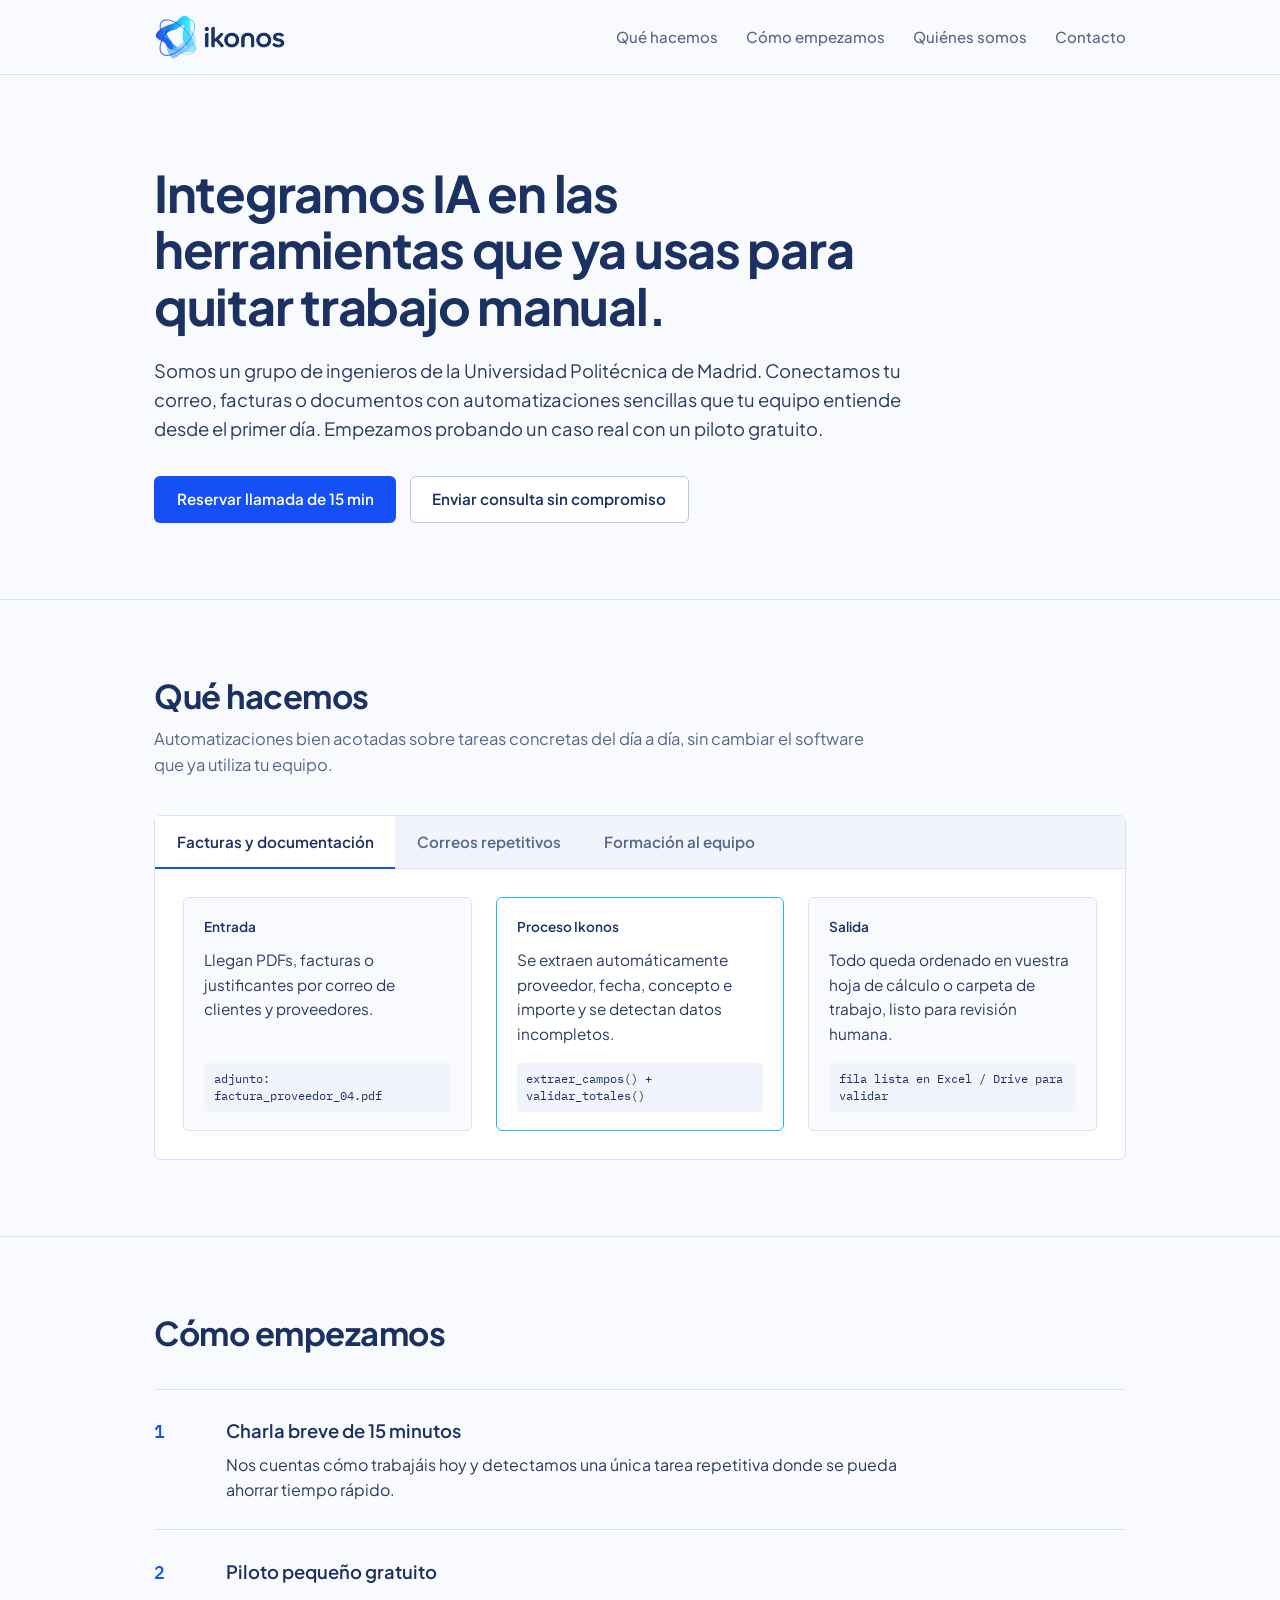
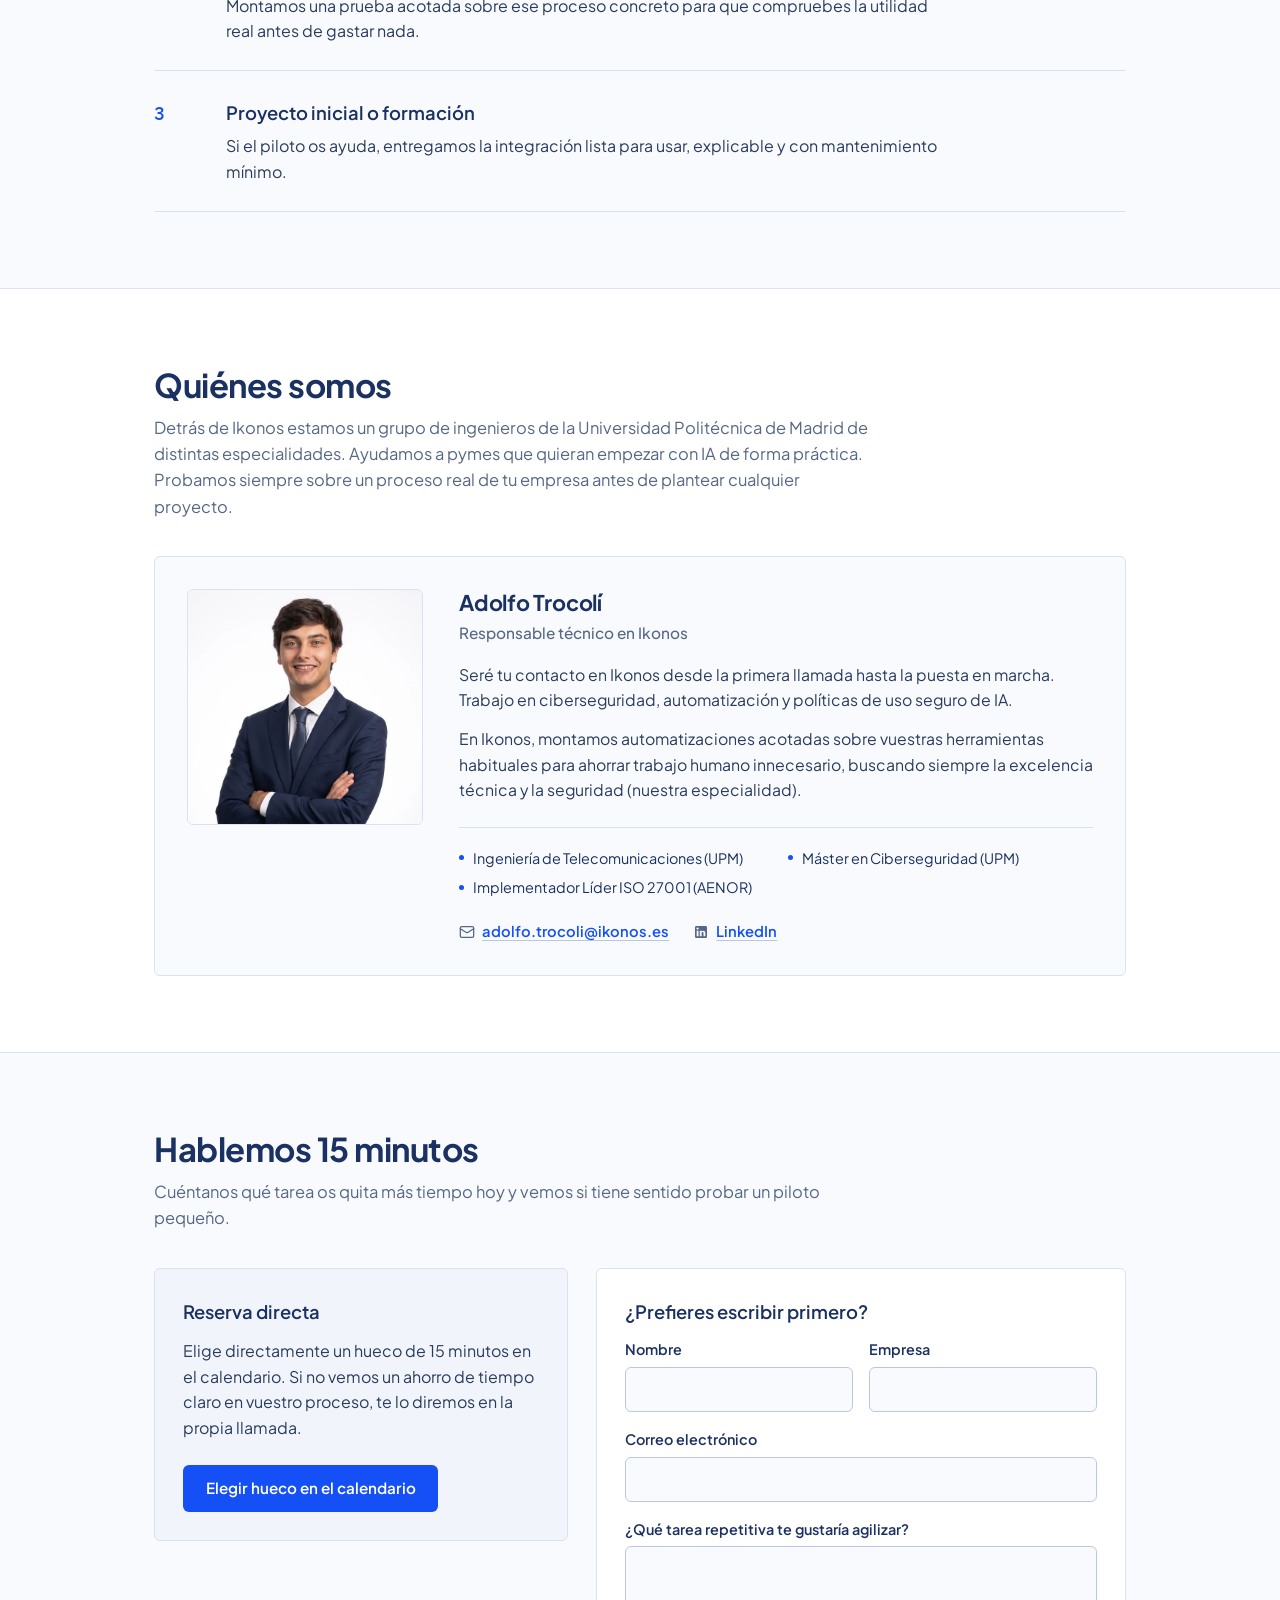
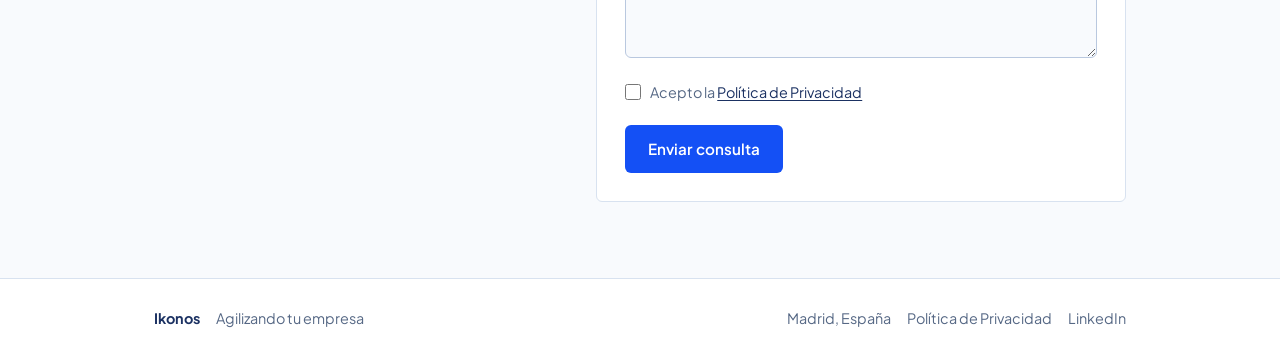
<file: index.html>
<!DOCTYPE html>
<html lang="es">
<head>
  <meta charset="UTF-8">
  <meta name="viewport" content="width=device-width, initial-scale=1.0">
  <title>Ikonos - Automatizaciones/IA</title>
  <meta name="description" content="Integramos IA en el correo, documentos y gestión diaria de tu pyme. Empieza con un piloto pequeño gratuito antes de comprometer presupuesto.">
  <meta name="theme-color" content="#1B3162">

  <meta property="og:title" content="Ikonos - Automatizaciones/IA">
  <meta property="og:description" content="Integramos IA en el correo, documentos y gestión diaria de tu pyme. Empieza con un piloto pequeño gratuito antes de comprometer presupuesto.">
  <meta property="og:type" content="website">
  <meta property="og:url" content="https://ikonos.es/">

  <link rel="icon" href="assets/favicon.ico" sizes="any">
  <link rel="icon" href="assets/favicon.png" type="image/png">
  <link rel="apple-touch-icon" href="assets/apple-touch-icon.png">

  <link rel="preconnect" href="https://fonts.googleapis.com">
  <link rel="preconnect" href="https://fonts.gstatic.com" crossorigin>
  <link href="https://fonts.googleapis.com/css2?family=IBM+Plex+Mono:wght@400;500&family=Plus+Jakarta+Sans:wght@400;500;600;700&display=swap" rel="stylesheet">
  <link rel="stylesheet" href="styles.css">
</head>
<body>
  <a class="skip-link" href="#contenido">Ir al contenido principal</a>

  <header class="site-header">
    <div class="container header-inner">
      <a class="brand" href="#top" aria-label="Ikonos, inicio">
        <picture>
          <source srcset="assets/ikonos-logo.webp" type="image/webp">
          <img src="assets/ikonos-logo.png" alt="Ikonos" width="144" height="47">
        </picture>
      </a>
      <nav class="site-nav" aria-label="Navegación principal">
        <a href="#que-hacemos">Qué hacemos</a>
        <a href="#como-empezamos">Cómo empezamos</a>
        <a href="#quienes-somos">Quiénes somos</a>
        <a href="#contacto">Contacto</a>
      </nav>
    </div>
  </header>

  <main id="contenido">
    <section class="hero" id="top">
      <div class="container">
        <div class="hero-copy">
          <h1>Integramos IA en las herramientas que ya usas para quitar trabajo manual.</h1>
          <p class="hero-lead">
            Somos un grupo de ingenieros de la Universidad Politécnica de Madrid. Conectamos tu correo, facturas o documentos con automatizaciones sencillas que tu equipo entiende desde el primer día. Empezamos probando un caso real con un piloto gratuito.
          </p>
          <div class="hero-actions">
            <a class="btn btn-primary" href="https://calendar.app.google/aPemA1wRVmJKRHiK9" target="_blank" rel="noopener noreferrer">
              Reservar llamada de 15 min
            </a>
            <a class="btn btn-secondary" href="#contacto">
              Enviar consulta sin compromiso
            </a>
          </div>
        </div>
      </div>
    </section>

    <section class="section" id="que-hacemos" aria-labelledby="titulo-que-hacemos">
      <div class="container">
        <div class="section-head">
          <h2 id="titulo-que-hacemos">Qué hacemos</h2>
          <p class="section-intro">
            Automatizaciones bien acotadas sobre tareas concretas del día a día, sin cambiar el software que ya utiliza tu equipo.
          </p>
        </div>

        <div class="flow-workbench">
          <div class="flow-tabs" role="tablist" aria-label="Casos de uso habituales">
            <button class="flow-tab" type="button" role="tab" id="tab-facturas" aria-selected="true" aria-controls="panel-facturas" data-tab="facturas">
              Facturas y documentación
            </button>
            <button class="flow-tab" type="button" role="tab" id="tab-correos" aria-selected="false" aria-controls="panel-correos" data-tab="correos" tabindex="-1">
              Correos repetitivos
            </button>
            <button class="flow-tab" type="button" role="tab" id="tab-formacion" aria-selected="false" aria-controls="panel-formacion" data-tab="formacion" tabindex="-1">
              Formación al equipo
            </button>
          </div>

          <div class="flow-panel" role="tabpanel" id="panel-facturas" aria-labelledby="tab-facturas">
            <div class="flow-grid">
              <div class="flow-stage">
                <span class="stage-index">Entrada</span>
                <p>Llegan PDFs, facturas o justificantes por correo de clientes y proveedores.</p>
                <code class="stage-sample">adjunto: factura_proveedor_04.pdf</code>
              </div>
              <div class="flow-stage flow-stage-core">
                <span class="stage-index">Proceso Ikonos</span>
                <p>Se extraen automáticamente proveedor, fecha, concepto e importe y se detectan datos incompletos.</p>
                <code class="stage-sample">extraer_campos() + validar_totales()</code>
              </div>
              <div class="flow-stage">
                <span class="stage-index">Salida</span>
                <p>Todo queda ordenado en vuestra hoja de cálculo o carpeta de trabajo, listo para revisión humana.</p>
                <code class="stage-sample">fila lista en Excel / Drive para validar</code>
              </div>
            </div>
          </div>

          <div class="flow-panel" role="tabpanel" id="panel-correos" aria-labelledby="tab-correos" hidden>
            <div class="flow-grid">
              <div class="flow-stage">
                <span class="stage-index">Entrada</span>
                <p>Entran mensajes habituales de clientes pidiendo citas, estado de trámites o información básica.</p>
                <code class="stage-sample">asunto: documentación pendiente Q1</code>
              </div>
              <div class="flow-stage flow-stage-core">
                <span class="stage-index">Proceso Ikonos</span>
                <p>Se clasifican por tipo y se prepara un borrador de respuesta usando vuestra documentación interna.</p>
                <code class="stage-sample">clasificar_tema() + redactar_borrador()</code>
              </div>
              <div class="flow-stage">
                <span class="stage-index">Salida</span>
                <p>El equipo revisa y envía en segundos en lugar de redactar cada correo desde cero.</p>
                <code class="stage-sample">borrador en tu bandeja listo para revisar</code>
              </div>
            </div>
          </div>

          <div class="flow-panel" role="tabpanel" id="panel-formacion" aria-labelledby="tab-formacion" hidden>
            <div class="flow-grid">
              <div class="flow-stage">
                <span class="stage-index">Entrada</span>
                <p>El equipo quiere usar herramientas de IA en su trabajo diario pero no sabe por dónde empezar con seguridad.</p>
                <code class="stage-sample">tareas reales de vuestro equipo</code>
              </div>
              <div class="flow-stage flow-stage-core">
                <span class="stage-index">Proceso Ikonos</span>
                <p>Sesiones prácticas centradas únicamente en vuestros casos reales, documentos y flujos habituales.</p>
                <code class="stage-sample">taller práctico sobre vuestro día a día</code>
              </div>
              <div class="flow-stage">
                <span class="stage-index">Salida</span>
                <p>Autonomía real para aprovechar la herramienta en el día a día sin depender siempre de terceros.</p>
                <code class="stage-sample">guía interna y criterios claros de uso</code>
              </div>
            </div>
          </div>
        </div>
      </div>
    </section>

    <section class="section" id="como-empezamos" aria-labelledby="titulo-como-empezamos">
      <div class="container">
        <div class="section-head">
          <h2 id="titulo-como-empezamos">Cómo empezamos</h2>
        </div>

        <ol class="steps-list">
          <li class="step-item">
            <span class="step-num" aria-hidden="true">1</span>
            <div class="step-body">
              <h3>Charla breve de 15 minutos</h3>
              <p>Nos cuentas cómo trabajáis hoy y detectamos una única tarea repetitiva donde se pueda ahorrar tiempo rápido.</p>
            </div>
          </li>
          <li class="step-item">
            <span class="step-num" aria-hidden="true">2</span>
            <div class="step-body">
              <h3>Piloto pequeño gratuito</h3>
              <p>Montamos una prueba acotada sobre ese proceso concreto para que compruebes la utilidad real antes de gastar nada.</p>
            </div>
          </li>
          <li class="step-item">
            <span class="step-num" aria-hidden="true">3</span>
            <div class="step-body">
              <h3>Proyecto inicial o formación</h3>
              <p>Si el piloto os ayuda, entregamos la integración lista para usar, explicable y con mantenimiento mínimo.</p>
            </div>
          </li>
        </ol>
      </div>
    </section>

    <section class="section section-about" id="quienes-somos" aria-labelledby="titulo-quienes-somos">
      <div class="container">
        <div class="section-head">
          <h2 id="titulo-quienes-somos">Quiénes somos</h2>
          <p class="section-intro">
            Detrás de Ikonos estamos un grupo de ingenieros de la Universidad Politécnica de Madrid de distintas especialidades. Ayudamos a pymes que quieran empezar con IA de forma práctica. Probamos siempre sobre un proceso real de tu empresa antes de plantear cualquier proyecto.
          </p>
        </div>

        <article class="founder-card">
          <div class="founder-media">
            <picture>
              <source srcset="assets/adolfo-trocoli.webp" type="image/webp">
              <img src="assets/adolfo-trocoli.jpg" alt="Adolfo Trocolí, responsable técnico en Ikonos" width="640" height="640" loading="lazy" decoding="async">
            </picture>
          </div>

          <div class="founder-content">
            <div class="founder-header">
              <h3>Adolfo Trocolí</h3>
              <p class="founder-role">Responsable técnico en Ikonos</p>
            </div>

            <div class="founder-bio">
              <p>
                Seré tu contacto en Ikonos desde la primera llamada hasta la puesta en marcha. Trabajo en ciberseguridad, automatización y políticas de uso seguro de IA.
              </p>
              <p>
                En Ikonos, montamos automatizaciones acotadas sobre vuestras herramientas habituales para ahorrar trabajo humano innecesario, buscando siempre la excelencia técnica y la seguridad (nuestra especialidad).
              </p>
            </div>

            <ul class="founder-credentials" aria-label="Formación y certificaciones">
              <li>Ingeniería de Telecomunicaciones (UPM)</li>
              <li>Máster en Ciberseguridad (UPM)</li>
              <li>Implementador Líder ISO 27001 (AENOR)</li>
            </ul>

            <div class="founder-links">
              <a class="founder-link" href="mailto:adolfo.trocoli@ikonos.es">
                <svg class="founder-link-icon" viewBox="0 0 24 24" width="16" height="16" fill="none" stroke="currentColor" stroke-width="1.9" stroke-linecap="round" stroke-linejoin="round" aria-hidden="true">
                  <rect x="2" y="4" width="20" height="16" rx="2"></rect>
                  <path d="m22 7-8.97 5.7a1.94 1.94 0 0 1-2.06 0L2 7"></path>
                </svg>
                <span>adolfo.trocoli@ikonos.es</span>
              </a>
              <a class="founder-link" href="https://www.linkedin.com/in/adolfo-trocol%C3%AD-naranjo-a07250224" target="_blank" rel="noopener noreferrer" aria-label="Perfil de LinkedIn de Adolfo Trocolí">
                <svg class="founder-link-icon" viewBox="0 0 24 24" width="16" height="16" fill="currentColor" aria-hidden="true">
                  <path d="M19 3a2 2 0 0 1 2 2v14a2 2 0 0 1-2 2H5a2 2 0 0 1-2-2V5a2 2 0 0 1 2-2h14m-.5 15.5v-5.3a3.26 3.26 0 0 0-3.26-3.26c-.85 0-1.84.52-2.28 1.3v-1.11h-2.79v8.37h2.79v-4.93c0-.77.62-1.4 1.39-1.4a1.4 1.4 0 0 1 1.4 1.4v4.93h2.75M6.88 8.56a1.68 1.68 0 0 0 1.68-1.68c0-.93-.75-1.69-1.68-1.69a1.69 1.69 0 0 0-1.69 1.69c0 .93.76 1.68 1.69 1.68m1.39 9.94v-8.37H5.5v8.37h2.77Z"></path>
                </svg>
                <span>LinkedIn</span>
              </a>
            </div>
          </div>
        </article>
      </div>
    </section>

    <section class="section section-contact" id="contacto" aria-labelledby="titulo-contacto">
      <div class="container">
        <div class="section-head">
          <h2 id="titulo-contacto">Hablemos 15 minutos</h2>
          <p class="section-intro">
            Cuéntanos qué tarea os quita más tiempo hoy y vemos si tiene sentido probar un piloto pequeño.
          </p>
        </div>

        <div class="contact-grid">
          <div class="contact-calendar">
            <h3>Reserva directa</h3>
            <p>
              Elige directamente un hueco de 15 minutos en el calendario. Si no vemos un ahorro de tiempo claro en vuestro proceso, te lo diremos en la propia llamada.
            </p>
            <a class="btn btn-primary" href="https://calendar.app.google/aPemA1wRVmJKRHiK9" target="_blank" rel="noopener noreferrer">
              Elegir hueco en el calendario
            </a>
          </div>

          <form class="contact-form" id="contact-form" novalidate>
            <h3>¿Prefieres escribir primero?</h3>

            <div class="form-row">
              <div class="field">
                <label for="nombre">Nombre</label>
                <input id="nombre" name="nombre" type="text" autocomplete="name" required>
              </div>
              <div class="field">
                <label for="empresa">Empresa</label>
                <input id="empresa" name="empresa" type="text" autocomplete="organization">
              </div>
            </div>

            <div class="field">
              <label for="email">Correo electrónico</label>
              <input id="email" name="email" type="email" autocomplete="email" required>
            </div>

            <div class="field">
              <label for="mensaje">¿Qué tarea repetitiva te gustaría agilizar?</label>
              <textarea id="mensaje" name="mensaje" rows="4" required></textarea>
            </div>

            <!-- Campo honeypot oculto para filtrar envíos automáticos -->
            <div class="hp-field" aria-hidden="true">
              <label for="website">Sitio web</label>
              <input id="website" name="website" type="text" tabindex="-1" autocomplete="off">
            </div>

            <div class="field-consent">
              <label class="consent-label" for="privacidad">
                <input id="privacidad" name="privacidad" type="checkbox" required>
                <span>Acepto la <a href="privacidad.html" target="_blank" rel="noopener noreferrer">Política de Privacidad</a></span>
              </label>
            </div>

            <div class="form-footer">
              <button class="btn btn-primary" type="submit" id="submit-btn">Enviar consulta</button>
            </div>

            <p class="form-status" id="form-status" role="status" aria-live="polite"></p>
          </form>
        </div>
      </div>
    </section>
  </main>

  <footer class="site-footer">
    <div class="container footer-inner">
      <div class="footer-brand">
        <span class="footer-name">Ikonos</span>
        <span>Agilizando tu empresa</span>
      </div>
      <div class="footer-meta">
        <span>Madrid, España</span>
        <a class="footer-link" href="privacidad.html">Política de Privacidad</a>
        <a class="footer-link" href="https://www.linkedin.com/in/adolfo-trocol%C3%AD-naranjo-a07250224" target="_blank" rel="noopener noreferrer">LinkedIn</a>
      </div>
    </div>
  </footer>

  <script src="app.js" defer></script>
</body>
</html>
</file>
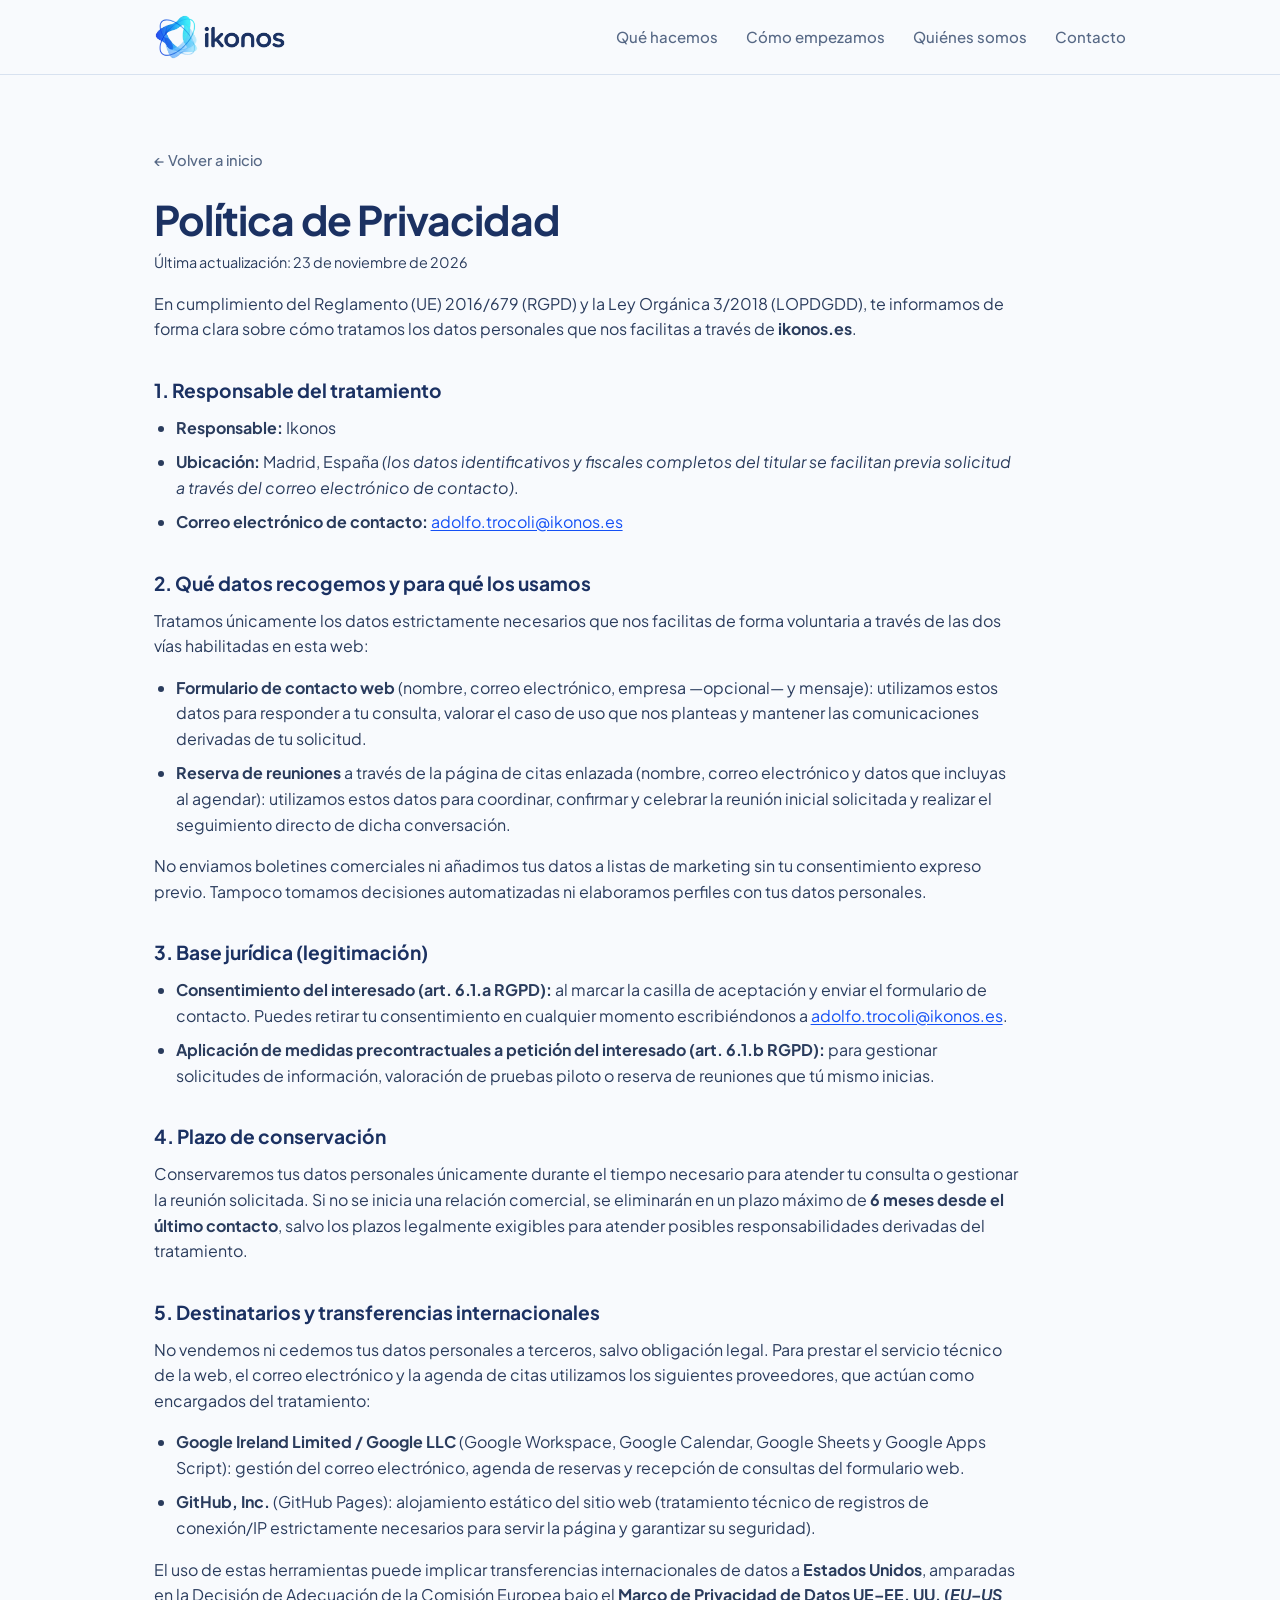
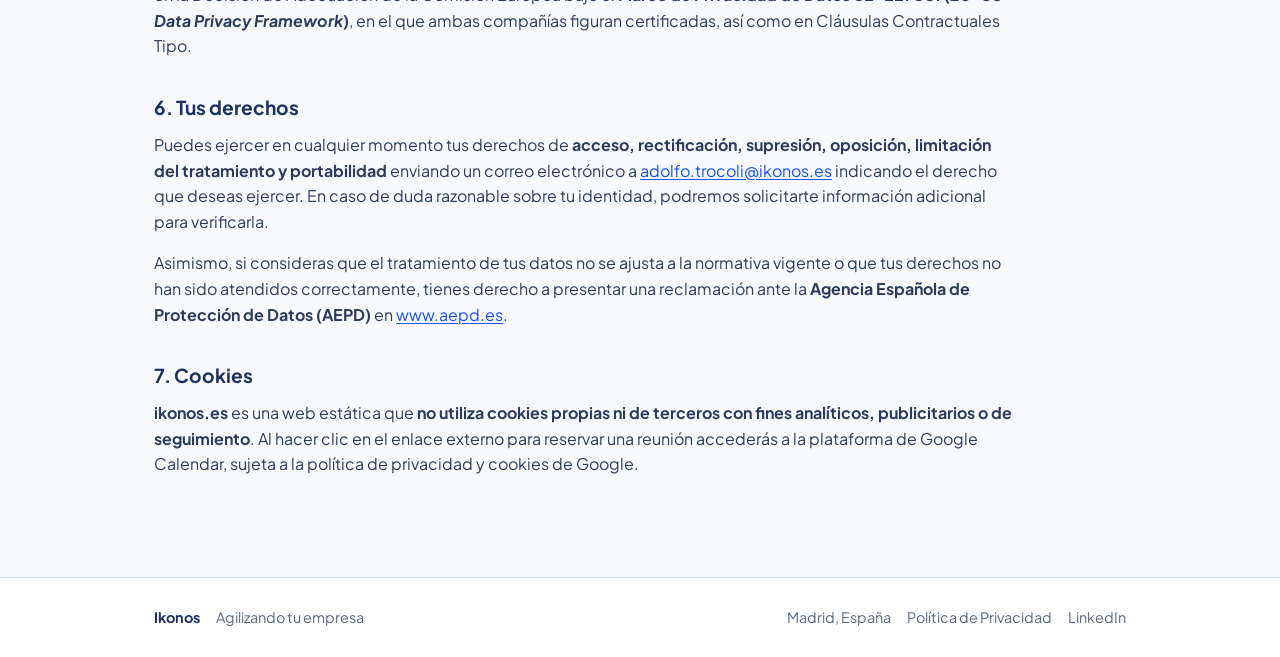
<file: privacidad.html>
<!DOCTYPE html>
<html lang="es">
<head>
  <meta charset="UTF-8">
  <meta name="viewport" content="width=device-width, initial-scale=1.0">
  <title>Política de Privacidad — Ikonos</title>
  <meta name="description" content="Política de Privacidad de Ikonos sobre el tratamiento de datos personales recogidos a través del formulario de contacto y la reserva de reuniones en ikonos.es.">
  <meta name="theme-color" content="#1B3162">
  <link rel="canonical" href="https://ikonos.es/privacidad.html">

  <link rel="icon" href="assets/favicon.ico" sizes="any">
  <link rel="icon" href="assets/favicon.png" type="image/png">
  <link rel="apple-touch-icon" href="assets/apple-touch-icon.png">

  <link rel="preconnect" href="https://fonts.googleapis.com">
  <link rel="preconnect" href="https://fonts.gstatic.com" crossorigin>
  <link href="https://fonts.googleapis.com/css2?family=IBM+Plex+Mono:wght@400;500&family=Plus+Jakarta+Sans:wght@400;500;600;700&display=swap" rel="stylesheet">
  <link rel="stylesheet" href="styles.css">
</head>
<body>
  <a class="skip-link" href="#contenido">Ir al contenido principal</a>

  <header class="site-header">
    <div class="container header-inner">
      <a class="brand" href="index.html" aria-label="Ikonos, inicio">
        <picture>
          <source srcset="assets/ikonos-logo.webp" type="image/webp">
          <img src="assets/ikonos-logo.png" alt="Ikonos" width="144" height="47">
        </picture>
      </a>
      <nav class="site-nav" aria-label="Navegación principal">
        <a href="index.html#que-hacemos">Qué hacemos</a>
        <a href="index.html#como-empezamos">Cómo empezamos</a>
        <a href="index.html#quienes-somos">Quiénes somos</a>
        <a href="index.html#contacto">Contacto</a>
      </nav>
    </div>
  </header>

  <main id="contenido">
    <section class="legal-section">
      <div class="container">
        <article class="legal-content">
          <a class="back-link" href="index.html">&larr; Volver a inicio</a>
          <h1>Política de Privacidad</h1>
          <p class="legal-updated">Última actualización: 23 de noviembre de 2026</p>

          <p>
            En cumplimiento del Reglamento (UE) 2016/679 (RGPD) y la Ley Orgánica 3/2018 (LOPDGDD), te informamos de forma clara sobre cómo tratamos los datos personales que nos facilitas a través de <strong>ikonos.es</strong>.
          </p>

          <h2>1. Responsable del tratamiento</h2>
          <ul>
            <li><strong>Responsable:</strong> Ikonos</li>
            <li><strong>Ubicación:</strong> Madrid, España <em>(los datos identificativos y fiscales completos del titular se facilitan previa solicitud a través del correo electrónico de contacto)</em>.</li>
            <li><strong>Correo electrónico de contacto:</strong> <a href="mailto:adolfo.trocoli@ikonos.es">adolfo.trocoli@ikonos.es</a></li>
          </ul>

          <h2>2. Qué datos recogemos y para qué los usamos</h2>
          <p>
            Tratamos únicamente los datos estrictamente necesarios que nos facilitas de forma voluntaria a través de las dos vías habilitadas en esta web:
          </p>
          <ul>
            <li>
              <strong>Formulario de contacto web</strong> (nombre, correo electrónico, empresa —opcional— y mensaje): utilizamos estos datos para responder a tu consulta, valorar el caso de uso que nos planteas y mantener las comunicaciones derivadas de tu solicitud.
            </li>
            <li>
              <strong>Reserva de reuniones</strong> a través de la página de citas enlazada (nombre, correo electrónico y datos que incluyas al agendar): utilizamos estos datos para coordinar, confirmar y celebrar la reunión inicial solicitada y realizar el seguimiento directo de dicha conversación.
            </li>
          </ul>
          <p>
            No enviamos boletines comerciales ni añadimos tus datos a listas de marketing sin tu consentimiento expreso previo. Tampoco tomamos decisiones automatizadas ni elaboramos perfiles con tus datos personales.
          </p>

          <h2>3. Base jurídica (legitimación)</h2>
          <ul>
            <li>
              <strong>Consentimiento del interesado (art. 6.1.a RGPD):</strong> al marcar la casilla de aceptación y enviar el formulario de contacto. Puedes retirar tu consentimiento en cualquier momento escribiéndonos a <a href="mailto:adolfo.trocoli@ikonos.es">adolfo.trocoli@ikonos.es</a>.
            </li>
            <li>
              <strong>Aplicación de medidas precontractuales a petición del interesado (art. 6.1.b RGPD):</strong> para gestionar solicitudes de información, valoración de pruebas piloto o reserva de reuniones que tú mismo inicias.
            </li>
          </ul>

          <h2>4. Plazo de conservación</h2>
          <p>
            Conservaremos tus datos personales únicamente durante el tiempo necesario para atender tu consulta o gestionar la reunión solicitada. Si no se inicia una relación comercial, se eliminarán en un plazo máximo de <strong>6 meses desde el último contacto</strong>, salvo los plazos legalmente exigibles para atender posibles responsabilidades derivadas del tratamiento.
          </p>

          <h2>5. Destinatarios y transferencias internacionales</h2>
          <p>
            No vendemos ni cedemos tus datos personales a terceros, salvo obligación legal. Para prestar el servicio técnico de la web, el correo electrónico y la agenda de citas utilizamos los siguientes proveedores, que actúan como encargados del tratamiento:
          </p>
          <ul>
            <li>
              <strong>Google Ireland Limited / Google LLC</strong> (Google Workspace, Google Calendar, Google Sheets y Google Apps Script): gestión del correo electrónico, agenda de reservas y recepción de consultas del formulario web.
            </li>
            <li>
              <strong>GitHub, Inc.</strong> (GitHub Pages): alojamiento estático del sitio web (tratamiento técnico de registros de conexión/IP estrictamente necesarios para servir la página y garantizar su seguridad).
            </li>
          </ul>
          <p>
            El uso de estas herramientas puede implicar transferencias internacionales de datos a <strong>Estados Unidos</strong>, amparadas en la Decisión de Adecuación de la Comisión Europea bajo el <strong>Marco de Privacidad de Datos UE–EE. UU. (<em>EU–US Data Privacy Framework</em>)</strong>, en el que ambas compañías figuran certificadas, así como en Cláusulas Contractuales Tipo.
          </p>

          <h2>6. Tus derechos</h2>
          <p>
            Puedes ejercer en cualquier momento tus derechos de <strong>acceso, rectificación, supresión, oposición, limitación del tratamiento y portabilidad</strong> enviando un correo electrónico a <a href="mailto:adolfo.trocoli@ikonos.es">adolfo.trocoli@ikonos.es</a> indicando el derecho que deseas ejercer. En caso de duda razonable sobre tu identidad, podremos solicitarte información adicional para verificarla.
          </p>
          <p>
            Asimismo, si consideras que el tratamiento de tus datos no se ajusta a la normativa vigente o que tus derechos no han sido atendidos correctamente, tienes derecho a presentar una reclamación ante la <strong>Agencia Española de Protección de Datos (AEPD)</strong> en <a href="https://www.aepd.es" target="_blank" rel="noopener noreferrer">www.aepd.es</a>.
          </p>

          <h2>7. Cookies</h2>
          <p>
            <strong>ikonos.es</strong> es una web estática que <strong>no utiliza cookies propias ni de terceros con fines analíticos, publicitarios o de seguimiento</strong>. Al hacer clic en el enlace externo para reservar una reunión accederás a la plataforma de Google Calendar, sujeta a la política de privacidad y cookies de Google.
          </p>
        </article>
      </div>
    </section>
  </main>

  <footer class="site-footer">
    <div class="container footer-inner">
      <div class="footer-brand">
        <span class="footer-name">Ikonos</span>
        <span>Agilizando tu empresa</span>
      </div>
      <div class="footer-meta">
        <span>Madrid, España</span>
        <a class="footer-link" href="privacidad.html">Política de Privacidad</a>
        <a class="footer-link" href="https://www.linkedin.com/in/adolfo-trocol%C3%AD-naranjo-a07250224" target="_blank" rel="noopener noreferrer">LinkedIn</a>
      </div>
    </div>
  </footer>
</body>
</html>
</file>
<file: styles.css>
:root {
  --bg: #F8FAFD;
  --surface: #FFFFFF;
  --surface-tint: #F1F5FB;
  --ink: #1B3162;
  --ink-body: #2A3C5D;
  --ink-muted: #566885;
  --accent: #1450F5;
  --accent-hover: #0F3FD1;
  --accent-cyan: #18BFE8;
  --border: #D8E2F0;
  --border-strong: #B9C8DF;
  --ok-bg: #ECFDF5;
  --ok-ink: #065F46;
  --err-bg: #FEF2F2;
  --err-ink: #991B1B;

  --font-sans: "Plus Jakarta Sans", -apple-system, BlinkMacSystemFont, "Segoe UI", sans-serif;
  --font-mono: "IBM Plex Mono", ui-monospace, SFMono-Regular, Menlo, monospace;

  --radius: 6px;
  --container: 1020px;
}

*,
*::before,
*::after {
  box-sizing: border-box;
}

html {
  scroll-behavior: smooth;
}

@media (prefers-reduced-motion: reduce) {
  html {
    scroll-behavior: auto;
  }
}

body {
  margin: 0;
  background-color: var(--bg);
  color: var(--ink-body);
  font-family: var(--font-sans);
  font-size: 16px;
  line-height: 1.6;
  -webkit-font-smoothing: antialiased;
}

img {
  display: block;
  max-width: 100%;
  height: auto;
}

a {
  color: inherit;
}

:focus-visible {
  outline: 2px solid var(--accent);
  outline-offset: 3px;
}

.skip-link {
  position: absolute;
  left: -9999px;
  top: 0;
  background: var(--ink);
  color: #FFFFFF;
  padding: 0.65rem 1rem;
  z-index: 100;
  text-decoration: none;
  font-weight: 600;
}

.skip-link:focus {
  left: 1rem;
  top: 1rem;
  border-radius: var(--radius);
}

.container {
  width: 100%;
  max-width: var(--container);
  margin: 0 auto;
  padding: 0 1.5rem;
}

/* Cabecera */
.site-header {
  border-bottom: 1px solid var(--border);
  background: var(--bg);
}

.header-inner {
  display: flex;
  align-items: center;
  justify-content: space-between;
  gap: 1.5rem;
  min-height: 74px;
}

.brand {
  display: inline-flex;
  align-items: center;
  text-decoration: none;
  flex-shrink: 0;
}

.brand img {
  width: 132px;
  height: auto;
}

.site-nav {
  display: flex;
  align-items: center;
  gap: 1.75rem;
}

.site-nav a {
  text-decoration: none;
  font-size: 0.9375rem;
  font-weight: 500;
  color: var(--ink-muted);
}

.site-nav a:hover {
  color: var(--ink);
}

/* Botones */
.btn {
  display: inline-flex;
  align-items: center;
  justify-content: center;
  padding: 0.85rem 1.35rem;
  border-radius: var(--radius);
  font-family: var(--font-sans);
  font-size: 0.95rem;
  font-weight: 600;
  line-height: 1.2;
  text-decoration: none;
  cursor: pointer;
  border: 1px solid transparent;
  transition: background-color 0.15s ease, border-color 0.15s ease, color 0.15s ease;
}

.btn-primary {
  background: var(--accent);
  color: #FFFFFF;
}

.btn-primary:hover {
  background: var(--accent-hover);
}

.btn-primary:disabled {
  opacity: 0.65;
  cursor: not-allowed;
}

.btn-secondary {
  background: var(--surface);
  color: var(--ink);
  border-color: var(--border-strong);
}

.btn-secondary:hover {
  border-color: var(--ink);
}

/* Hero */
.hero {
  padding: clamp(3.5rem, 7vw, 5.75rem) 0 clamp(3rem, 6vw, 4.75rem);
  border-bottom: 1px solid var(--border);
}

.hero-copy {
  max-width: 64ch;
}

.hero h1 {
  margin: 0 0 1.35rem;
  color: var(--ink);
  font-size: clamp(2.05rem, 4.3vw, 3.15rem);
  font-weight: 700;
  line-height: 1.12;
  letter-spacing: -0.025em;
}

.hero-lead {
  margin: 0 0 2rem;
  max-width: 58ch;
  font-size: clamp(1.05rem, 1.5vw, 1.15rem);
  color: var(--ink-body);
}

.hero-actions {
  display: flex;
  flex-wrap: wrap;
  align-items: center;
  gap: 0.85rem;
}

/* Secciones generales */
.section {
  padding: clamp(3.25rem, 6vw, 4.75rem) 0;
  border-bottom: 1px solid var(--border);
}

.section-head {
  margin-bottom: 2.25rem;
  max-width: 60ch;
}

.section h2 {
  margin: 0 0 0.65rem;
  color: var(--ink);
  font-size: clamp(1.55rem, 2.6vw, 2.05rem);
  font-weight: 700;
  line-height: 1.2;
  letter-spacing: -0.015em;
}

.section-intro {
  margin: 0;
  color: var(--ink-muted);
  font-size: 1.03rem;
}

/* Bloque interactivo de flujo */
.flow-workbench {
  background: var(--surface);
  border: 1px solid var(--border);
  border-radius: var(--radius);
}

.flow-tabs {
  display: flex;
  flex-wrap: wrap;
  border-bottom: 1px solid var(--border);
  background: var(--surface-tint);
}

.flow-tab {
  appearance: none;
  background: transparent;
  border: 0;
  border-bottom: 2px solid transparent;
  padding: 1rem 1.35rem;
  font-family: var(--font-sans);
  font-size: 0.95rem;
  font-weight: 600;
  color: var(--ink-muted);
  cursor: pointer;
  margin-bottom: -1px;
  text-align: left;
}

.flow-tab:hover {
  color: var(--ink);
}

.flow-tab[aria-selected="true"] {
  background: var(--surface);
  color: var(--ink);
  border-bottom-color: var(--accent);
}

.flow-panel {
  padding: 1.75rem;
}

.flow-grid {
  display: grid;
  grid-template-columns: repeat(3, minmax(0, 1fr));
  gap: 1.5rem;
}

.flow-stage {
  display: flex;
  flex-direction: column;
  gap: 0.65rem;
  padding: 1.15rem 1.25rem;
  border: 1px solid var(--border);
  border-radius: var(--radius);
  background: var(--bg);
}

.flow-stage-core {
  background: var(--surface);
  border-color: var(--accent-cyan);
}

.stage-index {
  font-size: 0.85rem;
  font-weight: 600;
  color: var(--ink);
}

.flow-stage p {
  margin: 0;
  font-size: 0.96rem;
  color: var(--ink-body);
  flex-grow: 1;
}

.stage-sample {
  display: block;
  margin-top: 0.35rem;
  padding: 0.45rem 0.6rem;
  border-radius: 4px;
  background: var(--surface-tint);
  color: var(--ink);
  font-family: var(--font-mono);
  font-size: 0.78rem;
  line-height: 1.4;
  overflow-wrap: anywhere;
}

/* Cómo empezamos (secuencia 1-2-3) */
.steps-list {
  list-style: none;
  margin: 0;
  padding: 0;
  border-top: 1px solid var(--border);
}

.step-item {
  display: grid;
  grid-template-columns: 3.25rem minmax(0, 1fr);
  gap: 1.25rem;
  align-items: baseline;
  padding: 1.65rem 0;
  border-bottom: 1px solid var(--border);
}

.step-num {
  font-family: var(--font-mono);
  font-size: 1.15rem;
  font-weight: 500;
  color: var(--accent);
  font-variant-numeric: tabular-nums;
}

.step-body {
  max-width: 60ch;
}

.step-body h3 {
  margin: 0 0 0.4rem;
  color: var(--ink);
  font-size: 1.15rem;
  font-weight: 600;
}

.step-body p {
  margin: 0;
  color: var(--ink-body);
}

/* Quiénes somos */
.section-about {
  background: var(--surface);
}

.founder-card {
  display: grid;
  grid-template-columns: 236px minmax(0, 1fr);
  gap: 2.25rem;
  align-items: start;
  padding: 2rem;
  background: var(--bg);
  border: 1px solid var(--border);
  border-radius: var(--radius);
}

.founder-media {
  background: var(--surface);
  border: 1px solid var(--border);
  border-radius: var(--radius);
  overflow: hidden;
  aspect-ratio: 1 / 1;
}

.founder-media img {
  width: 100%;
  height: 100%;
  object-fit: cover;
  object-position: center top;
}

.founder-content {
  min-width: 0;
}

.founder-header {
  margin-bottom: 1.1rem;
}

.founder-header h3 {
  margin: 0 0 0.3rem;
  color: var(--ink);
  font-size: 1.35rem;
  font-weight: 700;
  line-height: 1.25;
  letter-spacing: -0.01em;
}

.founder-role {
  margin: 0;
  color: var(--ink-muted);
  font-size: 0.96rem;
  font-weight: 500;
}

.founder-bio {
  max-width: 60ch;
}

.founder-bio p {
  margin: 0 0 0.85rem;
  color: var(--ink-body);
  font-size: 0.99rem;
}

.founder-bio p:last-child {
  margin-bottom: 0;
}

.founder-credentials {
  list-style: none;
  margin: 1.45rem 0 0;
  padding: 1.25rem 0 0;
  border-top: 1px solid var(--border);
  display: grid;
  grid-template-columns: repeat(2, minmax(0, 1fr));
  gap: 0.55rem 1.5rem;
}

.founder-credentials li {
  position: relative;
  padding-left: 0.9rem;
  font-size: 0.9rem;
  color: var(--ink);
  line-height: 1.45;
}

.founder-credentials li::before {
  content: "";
  position: absolute;
  left: 0;
  top: 0.52em;
  width: 5px;
  height: 5px;
  border-radius: 50%;
  background: var(--accent);
}

.founder-links {
  display: flex;
  flex-wrap: wrap;
  align-items: center;
  gap: 0.65rem 1.5rem;
  margin-top: 1.35rem;
}

.founder-link {
  display: inline-flex;
  align-items: center;
  gap: 0.45rem;
  font-size: 0.92rem;
  font-weight: 600;
  color: var(--accent);
  text-decoration: none;
  transition: color 0.15s ease;
}

.founder-link span {
  text-decoration: underline;
  text-underline-offset: 3px;
  text-decoration-color: var(--border-strong);
  transition: text-decoration-color 0.15s ease;
}

.founder-link-icon {
  flex-shrink: 0;
  color: var(--ink-muted);
  transition: color 0.15s ease;
}

.founder-link:hover {
  color: var(--accent-hover);
}

.founder-link:hover span {
  text-decoration-color: var(--accent-hover);
}

.founder-link:hover .founder-link-icon {
  color: var(--accent-hover);
}

/* Contacto */
.section-contact {
  border-bottom: 0;
}

.contact-grid {
  display: grid;
  grid-template-columns: minmax(0, 0.9fr) minmax(0, 1.15fr);
  gap: 1.75rem;
  align-items: start;
}

.contact-calendar,
.contact-form {
  padding: 1.75rem;
  border: 1px solid var(--border);
  border-radius: var(--radius);
}

.contact-calendar {
  background: var(--surface-tint);
}

.contact-form {
  background: var(--surface);
}

.contact-calendar h3,
.contact-form h3 {
  margin: 0 0 0.75rem;
  color: var(--ink);
  font-size: 1.15rem;
  font-weight: 600;
}

.contact-calendar p {
  margin: 0 0 1.5rem;
  color: var(--ink-body);
}

.form-row {
  display: grid;
  grid-template-columns: repeat(2, minmax(0, 1fr));
  gap: 1rem;
}

.field {
  margin-bottom: 1rem;
}

.field label {
  display: block;
  margin-bottom: 0.35rem;
  font-size: 0.9rem;
  font-weight: 600;
  color: var(--ink);
}

.field input,
.field textarea {
  width: 100%;
  padding: 0.65rem 0.8rem;
  border: 1px solid var(--border-strong);
  border-radius: var(--radius);
  background: var(--bg);
  color: var(--ink);
  font-family: var(--font-sans);
  font-size: 0.96rem;
  line-height: 1.45;
}

.field input:focus,
.field textarea:focus {
  border-color: var(--accent);
  background: var(--surface);
}

.field textarea {
  resize: vertical;
  min-height: 104px;
}

.hp-field {
  position: absolute;
  left: -9999px;
  width: 1px;
  height: 1px;
  overflow: hidden;
}

.field-consent {
  margin-bottom: 1.15rem;
}

.consent-label {
  display: inline-flex;
  align-items: center;
  gap: 0.55rem;
  font-size: 0.9rem;
  color: var(--ink-muted);
  cursor: pointer;
}

.consent-label input[type="checkbox"] {
  width: 1rem;
  height: 1rem;
  margin: 0;
  accent-color: var(--accent);
  cursor: pointer;
  flex-shrink: 0;
}

.consent-label a {
  color: var(--ink);
  text-decoration: underline;
  text-underline-offset: 2px;
}

.consent-label a:hover {
  color: var(--accent);
}

.form-footer {
  display: flex;
  flex-direction: column;
  align-items: flex-start;
  gap: 0.65rem;
  margin-top: 0.25rem;
}

.privacy-note {
  margin: 0;
  font-size: 0.85rem;
  color: var(--ink-muted);
}

.form-status {
  margin: 1rem 0 0;
  padding: 0;
  border-radius: var(--radius);
  font-size: 0.92rem;
  font-weight: 500;
}

.form-status:empty {
  display: none;
}

.form-status.is-ok {
  padding: 0.75rem 0.9rem;
  background: var(--ok-bg);
  color: var(--ok-ink);
}

.form-status.is-err {
  padding: 0.75rem 0.9rem;
  background: var(--err-bg);
  color: var(--err-ink);
}

/* Footer */
.site-footer {
  border-top: 1px solid var(--border);
  background: var(--surface);
  padding: 1.75rem 0;
  font-size: 0.9rem;
  color: var(--ink-muted);
}

.footer-inner {
  display: flex;
  flex-wrap: wrap;
  justify-content: space-between;
  align-items: center;
  gap: 1rem;
}

.footer-brand,
.footer-meta {
  display: flex;
  flex-wrap: wrap;
  gap: 1rem;
  align-items: center;
}

.footer-name {
  font-weight: 700;
  color: var(--ink);
}

.footer-link {
  text-decoration: none;
}

.footer-link:hover {
  color: var(--ink);
  text-decoration: underline;
  text-underline-offset: 2px;
}

/* Páginas legales (Política de Privacidad) */
.legal-section {
  padding: clamp(2.75rem, 6vw, 4.5rem) 0 clamp(3.5rem, 7vw, 5.25rem);
}

.legal-content {
  max-width: 72ch;
}

.back-link {
  display: inline-block;
  margin-bottom: 1.5rem;
  font-size: 0.92rem;
  font-weight: 500;
  color: var(--ink-muted);
  text-decoration: none;
}

.back-link:hover {
  color: var(--ink);
}

.legal-content h1 {
  margin: 0 0 0.5rem;
  color: var(--ink);
  font-size: clamp(1.85rem, 3.6vw, 2.55rem);
  font-weight: 700;
  line-height: 1.15;
  letter-spacing: -0.02em;
}

.legal-updated {
  margin: 0 0 2rem;
  font-size: 0.9rem;
  color: var(--ink-muted);
}

.legal-content h2 {
  margin: 2.25rem 0 0.75rem;
  color: var(--ink);
  font-size: 1.2rem;
  font-weight: 700;
  line-height: 1.3;
}

.legal-content p,
.legal-content ul {
  margin: 0 0 1rem;
  color: var(--ink-body);
}

.legal-content ul {
  padding-left: 1.35rem;
}

.legal-content li {
  margin-bottom: 0.55rem;
}

.legal-content a:not(.back-link) {
  color: var(--accent);
  text-decoration: underline;
  text-underline-offset: 2px;
}

.legal-content a:not(.back-link):hover {
  color: var(--accent-hover);
}

/* Responsive */
@media (max-width: 860px) {
  .flow-grid,
  .founder-card,
  .contact-grid {
    grid-template-columns: 1fr;
  }

  .founder-card {
    gap: 1.5rem;
  }

  .founder-media {
    max-width: 210px;
  }
}

@media (max-width: 640px) {
  .header-inner {
    flex-wrap: wrap;
    padding-top: 0.75rem;
    padding-bottom: 0.75rem;
  }

  .site-nav {
    flex-wrap: wrap;
    gap: 0.75rem 1.15rem;
    width: 100%;
  }

  .founder-card {
    padding: 1.35rem;
  }

  .founder-credentials {
    grid-template-columns: 1fr;
  }

  .flow-tab {
    width: 100%;
    border-bottom: 1px solid var(--border);
  }

  .flow-tab[aria-selected="true"] {
    border-bottom: 2px solid var(--accent);
  }

  .flow-panel {
    padding: 1.15rem;
  }

  .form-row {
    grid-template-columns: 1fr;
  }

  .step-item {
    grid-template-columns: 2.25rem minmax(0, 1fr);
    gap: 0.75rem;
  }
}
</file>
